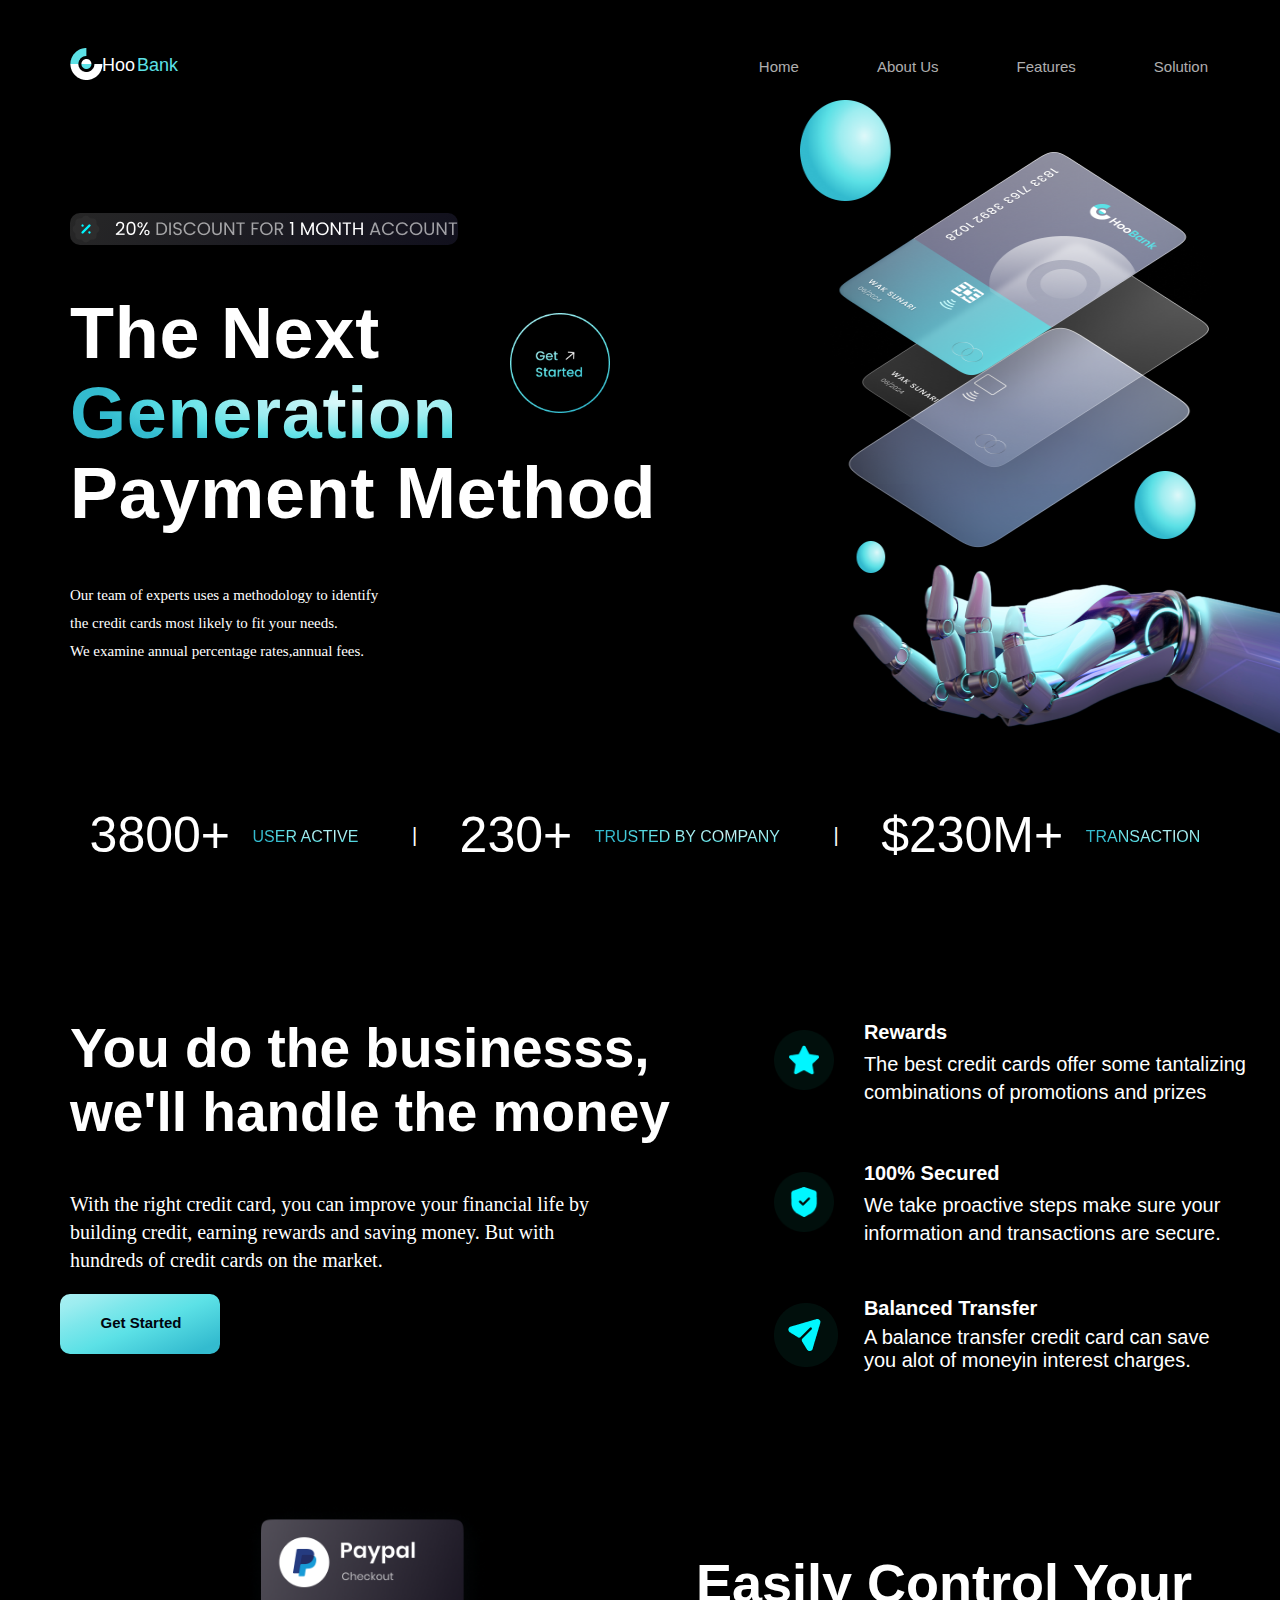
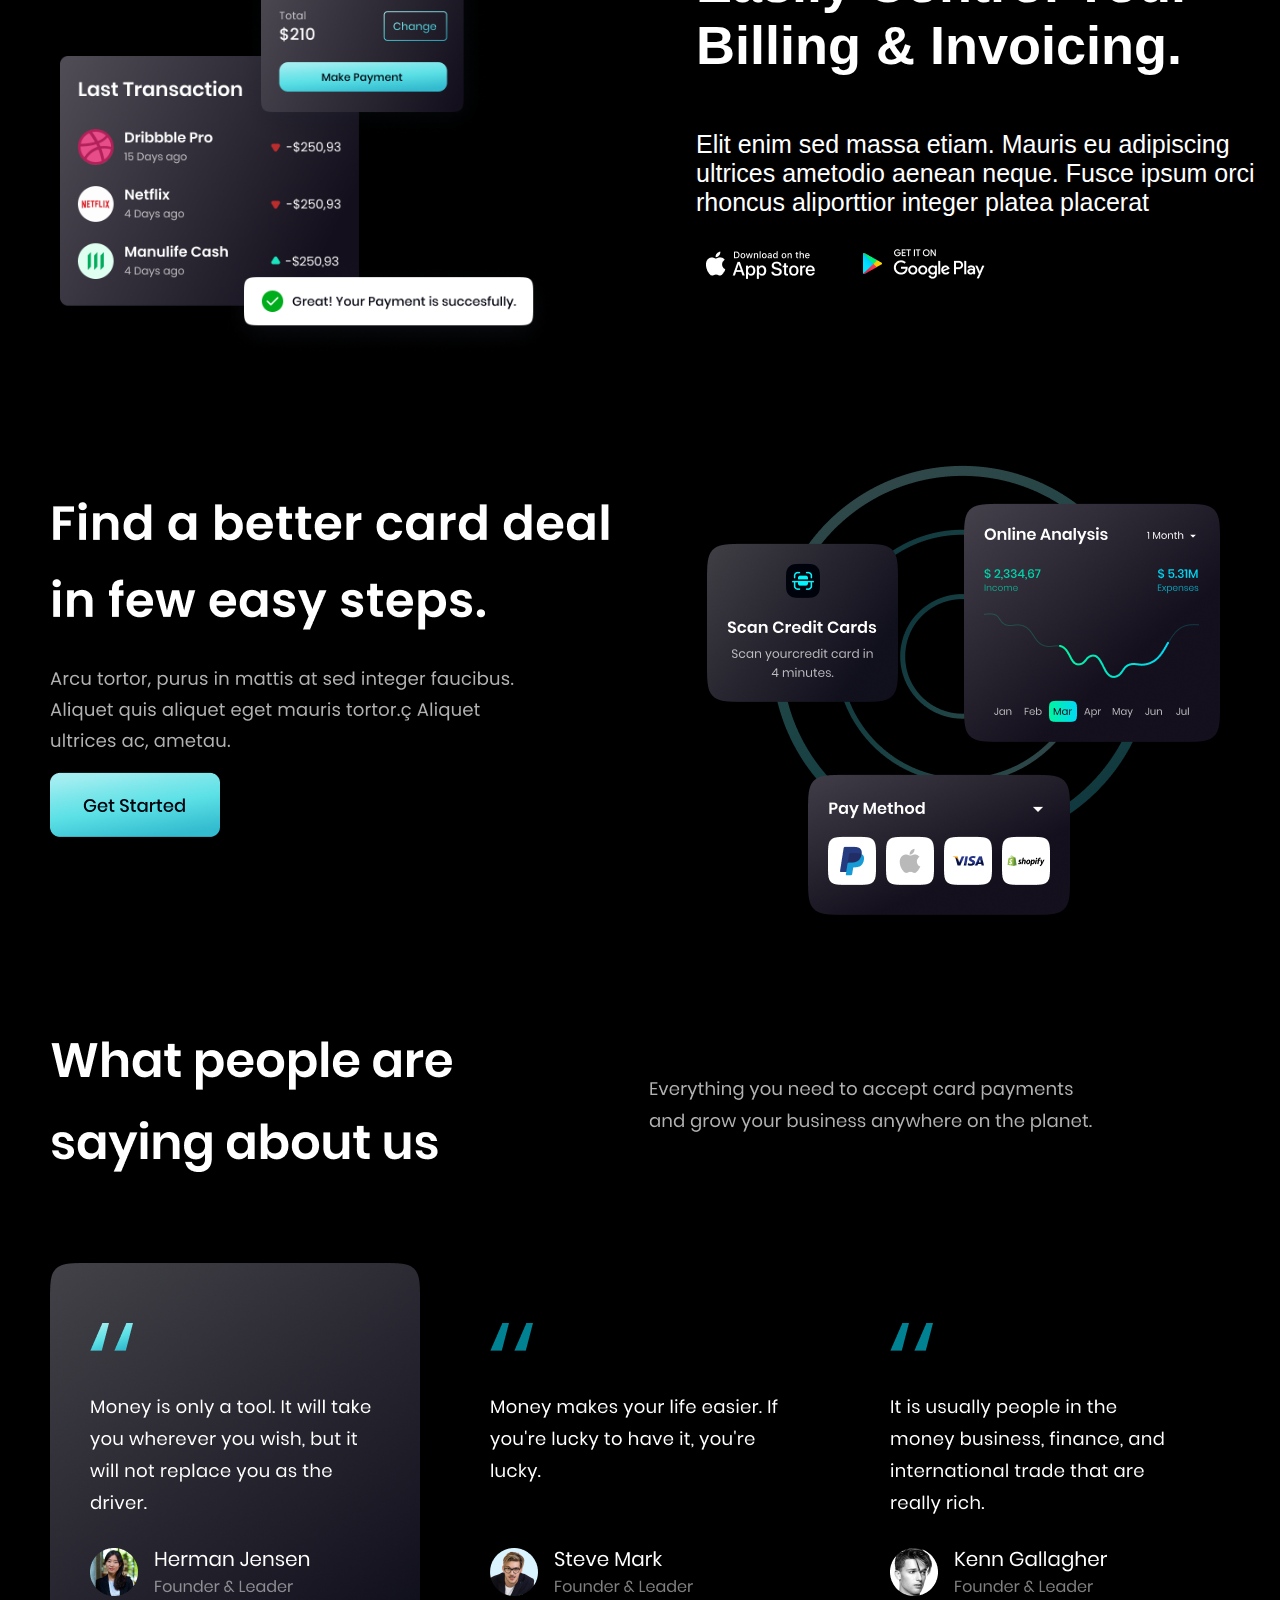
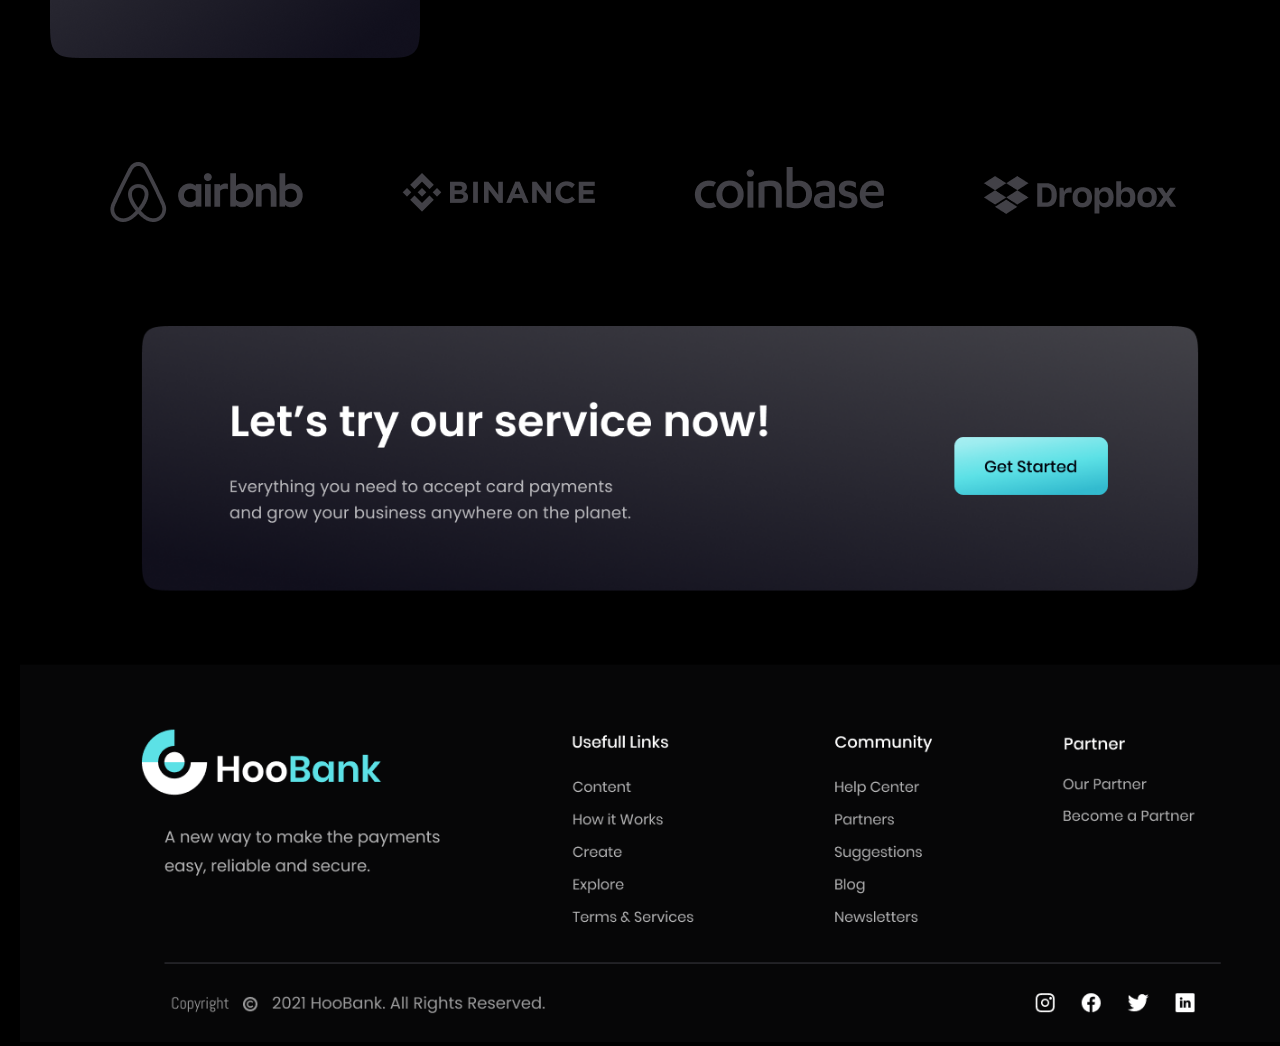
<file: index.html>
<!DOCTYPE html>
<html lang="en">
<head>
    <meta charset="UTF-8">
    <meta name="viewport" content="width=device-width, initial-scale=1.0">
    <title>HooBank</title>
    <link rel="stylesheet" href="CSS/styles.css">
</head>
<body>
    <nav class="navbar">
        <div class="go">
            <div class="logo"><img src="img/Group 481747.png" alt=""></div>
            <div class="holl">Hoo <span class="bank">Bank</span></div>
        </div>

        <div class="menu">
            <a href="" class="ho">Home</a>
            <a href="">About Us</a>
            <a href="">Features</a>
            <a href="">Solution</a>
        </div>
    </nav>

    <div class="box">
        <div>
            <div class="discount">
                <img src="img/Group 481713.png" alt="" id="discount">
                <img src="img/Group 481768.png" alt="" id="get">
            </div>

            <div class="txt">
                <h1>The Next <span class="linearGradient"><br>Generation</span><br>Payment Method</h1>
            </div>

            <div>
                <p class="para">Our team of experts uses a methodology to identify<br> the credit cards most likely to fit your needs.<br>
                We examine annual percentage rates,annual fees.</p>
            </div>
        </div>

        <div>
            <div class="han">
                <img src="img/Group 481777.png" alt="" id="hand">
            </div>
        </div>
    </div>

    <div class="plus">
        <div id="first">
            <p><span class="num">3800+</span>
            <span class="tee">USER ACTIVE</span>   
            </p>
        </div>

        <div id="second">
            <p>
                <span class="stroke">|</span>
                <span class="num">230+</span>
                <span class="tee">TRUSTED BY COMPANY</span>
            </p>
        </div>

        <div id="third">
            <p>
                <span class="stroke">|</span>
                <span class="num">$230M+</span>
                <span class="tee">TRANSACTION</span>
            </p>
        </div>
    </div>

    <div id="box2">
        <div class="boxy">
            <div>
                <h2 class="text"> You do the businesss, <br>we'll handle the money</h2>
            </div>

            <div>
                <p class="para2">With the right credit card, you can improve your financial life by<br> building credit, earning rewards and saving money. But with<br>hundreds of credit cards on the market.</p>
            </div>

            <div class="button">
                <h4>Get Started</h4>
            </div>
        </div>

        <div class="boxy2">
            <div class="star">
                <img src="img/Group 481727.png" alt="" class="fs">
                <h4 class="hf">Rewards</h4>
                <p class="hf" id="hfp">The best credit cards offer some tantalizing<br>combinations of promotions and prizes</p>
            </div>

            <div class="shield">
                <img src="img/Group 481744.png" alt="" class="fs2">
                <h4 class="hf2">100% Secured</h4>
                <p class="hf2" id="hfp2">We take proactive steps make sure your<br>information and transactions are secure.</p>
            </div>

            <div class="arrow">
                <img src="img/Group 481745.png" alt="" class="fs3">
                <h4 class="hf3">Balanced Transfer</h4>
                <p class="hf3" id="hfp3">A balance transfer credit card can save<br>you alot of moneyin interest charges.</p>
            </div>
        </div>
    </div>

    <div class="box3">
        <div class="paypal">
            <img src="img/Group 481776.png" alt="" class="pay">
        </div>

        <div class="appstore">
            <h3 id="eas">Easily Control Your<br>Billing & Invoicing.</h3>
            <p>Elit enim sed massa etiam. Mauris eu adipiscing<br>ultrices ametodio aenean neque. Fusce ipsum orci<br>rhoncus aliporttior integer platea placerat</p>
            <img src="img/Group 481724.png" alt="">
            <img src="img/Group 481725.png" alt="">
        </div>
    </div>

    <div class="box4">
        <img src="img/Group 481772.png" alt="" class="scan">
    </div>

    <div class="box5">
        <img src="img/Group 481755.png" alt="">
    </div>

    <div class="pic2">
        <img src="img/Group 481738.png" alt="">
    </div>

    <div class="pic3">
        <img src="img/Group 481756.png" alt="" id="footer">
    </div>
</body>
</html>
</file>
<file: CSS/styles.css>
*{
    margin-left: 10px;
    margin-right: 8px;
    padding: 0;
    box-sizing: border-box;

}

body{
    background-color: black;
    font-family: Arial;
    color: #FFFFFF;
    margin: 20px;
}

a{
    text-decoration: none;
    color: #FFFFFFB2;
}

a:hover{
    color: #FFFFFF;
}

.navbar{
    display: flex;
    align-items: center;
    justify-content: space-between;
    padding: 20px;
    background-color: rgb(0, 0, 0);
    color: #fff;
    font-size: 18px;
}

.go{
    position: relative;
    left: 60px;
}

.bank{
    color: #5CE1E6;
    position: absolute;
    left: 25px;
}

.menu{
    display: flex;
    gap: 4em;
    font-size: 15px;
    justify-content: end;
}

.discount{
    display: flex;
    padding-top: 100px;
}

#discount{
    background: linear-gradient(125.17deg, #272727 0%, #11101D 100%);
    border-radius: 10px;
    text-align: center;
}

#get{
    position: absolute;
    width: 100px;
    height: 100px;
    top: 313px;
    left: 500px;
}

#get:hover{
    transform: rotateZ(60deg) scale(1.2);
}

.txt{
    text-size-adjust: 200px;
}

h1{
    font-family: Arial;
    font-size: 72px;
    font-weight: 600;
    line-height: 101px;
    letter-spacing: 0.01em;
    text-align: left;
}

.txt h1{
    line-height: 80px;
}

.linearGradient{
    background: radial-gradient(64.18% 64.18% at 71.16% 35.69%, #DEF9FA 0.89%, #BEF3F5 17.23%, #9DEDF0 42.04%, #7DE7EB 55.12%, #5CE1E6 71.54%, #33BBCF 100%);
    -webkit-background-clip: text;
    -webkit-text-fill-color: transparent;
}

.para{
    font-family: 'Gill Sans';
    font-size: 15px;
    font-weight: 400;
    line-height: 28px;
    letter-spacing: 0em;
    text-align: left;
}

.logo{
    width: 32px;
    height: 32px;
    position: relative;
    right: 80px;
    top: 8px;
}

.holl{
    position: relative;
    bottom: 17px;
    right: 38px;
}

#hand{
    width: 600px;
    height: 674px;
    position: absolute;
    top: 100px;
    left: 738px;
}

.box{
    display: flex;
}

.plus{
    display: flex;
    justify-content: space-evenly;
    position: relative;
    top: 100px;
}

.num{
    font-size: 50px;
    position: relative;
    top: 10px;
}

.tee{
    background: radial-gradient(64.18% 64.18% at 71.16% 35.69%, #DEF9FA 0.89%, #BEF3F5 17.23%, #9DEDF0 42.04%, #7DE7EB 55.12%, #5CE1E6 71.54%, #33BBCF 100%);
    -webkit-background-clip: text;
    -webkit-text-fill-color: transparent;
}

.stroke{
    position: relative;
    right: 20px;
    font-size: 20px;
}

#box2{
    display: flex;
}

.boxy{
    position: relative;
    top: 200px;
}

.text{
    font-size: 55px;
}

.para2{
    font-family: 'Gill Sans';
    font-size: 20px;
    font-weight: 400;
    line-height: 28px;
    letter-spacing: 0em;
    text-align: left;
}

.button{
    color: #00040E;
    background: linear-gradient(157.81deg, #DEF9FA -43.27%, #BEF4F5 -21.24%, #9DEDF0 12.19%, #7DE7EB 29.82%, #5CE1E6 51.94%, #33BBCF 90.29%);
    position: absolute;
    border-radius: 10px;
    font-size: 15px;
    width: 160px;
    height: 60px;
    text-align: center;
}

.button:hover{
    width: 200px;
    transition: 2s;
}

.star:hover{
    background: linear-gradient(153.47deg, rgba(255, 255, 255, 0) -341.94%, #14101D 95.11%);
    width: 490px;
    height: 115px;
    border-radius: 20px;
}

.shield:hover{
    background: linear-gradient(153.47deg, rgba(255, 255, 255, 0) -341.94%, #14101D 95.11%);
    width: 490px;
    height: 115px;
    border-radius: 20px;
}

.arrow:hover{
    background: linear-gradient(153.47deg, rgba(255, 255, 255, 0) -341.94%, #14101D 95.11%);
    width: 490px;
    height: 115px;
    border-radius: 20px;
}

.star{
    position: relative;
    top: 230px;
    left: 50px;
    size: 5px;
}

.hf{
    position: relative;
    left: 90px;
    bottom: 70px;
    font-size: 20px;
    height: 2px;
}

#hfp{
    line-height: 28px;
    letter-spacing: 0em;
    size: 16px;
}

.fs{
    width: 60px;
    height: 60px;
    position: relative;
    top: 30px;
}

.shield{
    position: relative;
    top: 230px;
    left: 50px;
    size: 5px;
}

.hf2{
    position: relative;
    left: 90px;
    bottom: 70px;
    font-size: 20px;
    height: 2px;
}

.fs2{
    width: 60px;
    height: 60px;
    position: relative;
    top: 30px;
}

#hfp2{
    line-height: 28px;
    letter-spacing: 0em;
    size: 16px;
}

.arrow{
    position: relative;
    top: 250px;
    left: 50px;
    size: 5px;
}

.hf3{
    position: relative;
    left: 90px;
    bottom: 100px;
    font-size: 20px;
    height: 2px;
}

.box3{
    display: flex;
}

.paypal{
    position: relative;
    top: 300px;
}

.pay{
    width: 500px;
}

.appstore{
    position: relative;
    top: 300px;
    font-size: 25px;
    left: 100px;
}

#eas{
    font-size: 54px;
}

.scan{
    position: relative;
    top: 400px;
}

.box5{
    position: relative;
    top: 500px;
}

.pic2{
    position: relative;
    top: 600px;
    left: 60px;
    width: 100px
}

.pic3{
    position: relative;
    top: 700px;
    right: 30px;
}

#footer{
    width: 1300px;
}
</file>
